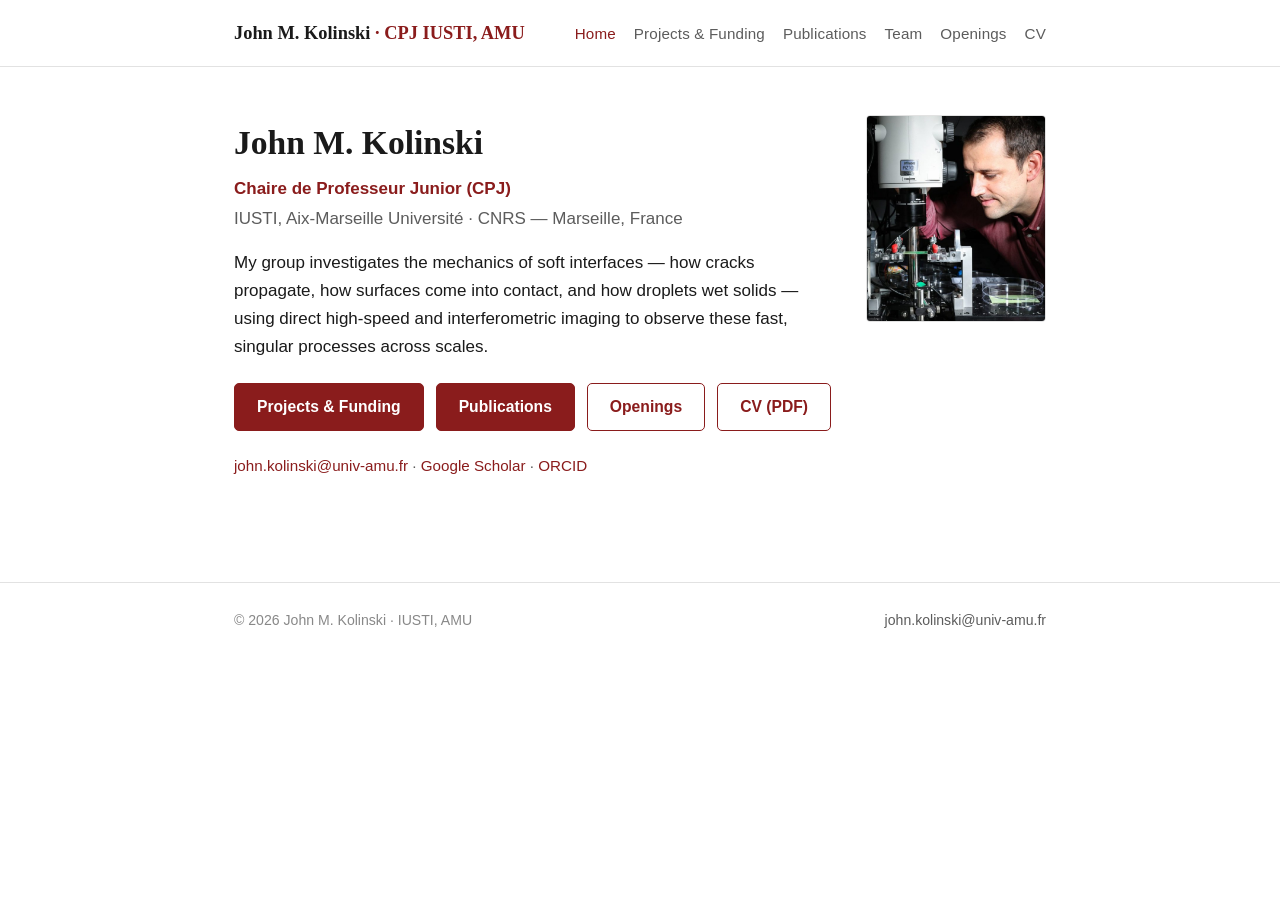
<file: index.html>
<!DOCTYPE html>
<html lang="en">
<head>
<meta charset="utf-8">
<meta name="viewport" content="width=device-width, initial-scale=1">
<title>John M. Kolinski — Engineering Mechanics of Soft Interfaces</title>
<meta name="description" content="John M. Kolinski, Assistant Professor & Group Leader of the Engineering Mechanics of Soft Interfaces (EMSI) lab at EPFL.">
<link rel="stylesheet" href="styles.css">
</head>
<body>
<header class="site-header">
  <nav class="nav-wrap">
    <a class="brand" href="index.html">John M. Kolinski <span>· CPJ IUSTI, AMU</span></a>
    <div class="nav-links">
      <a href="index.html" class="active">Home</a>
      <a href="projects.html">Projects &amp; Funding</a>
      <a href="publications.html">Publications</a>
      <a href="team.html">Team</a>
      <a href="openings.html">Openings</a>
      <a href="cv.pdf" target="_blank" rel="noopener">CV</a>
    </div>
  </nav>
</header>

<main>
  <section class="hero">
    <div class="hero-text">
      <h1>John M. Kolinski</h1>
      <p class="role">Chaire de Professeur Junior (CPJ)</p>
      <p class="affil">IUSTI, Aix-Marseille Université · CNRS — Marseille, France</p>
      <p>My group investigates the mechanics of soft interfaces — how cracks propagate, how
        surfaces come into contact, and how droplets wet solids — using direct high-speed and
        interferometric imaging to observe these fast, singular processes across scales.</p>

      <div class="btn-row">
        <a class="btn" href="projects.html">Projects &amp; Funding</a>
        <a class="btn" href="publications.html">Publications</a>
        <a class="btn secondary" href="openings.html">Openings</a>
        <a class="btn secondary" href="cv.pdf" target="_blank" rel="noopener">CV (PDF)</a>
      </div>

      <p class="contact-line" style="margin-top:22px;">
        <a href="mailto:john.kolinski@univ-amu.fr">john.kolinski@univ-amu.fr</a> ·
        <a href="https://scholar.google.com/citations?user=BDzF8kMAAAAJ">Google Scholar</a> ·
        <a href="https://orcid.org/0000-0002-5960-0487">ORCID</a>
      </p>
    </div>
    <img class="portrait" src="images/john-kolinski.jpg" alt="John M. Kolinski">
  </section>
</main>

<footer class="site-footer">
  <div class="footer-wrap">
    <div>© 2026 John M. Kolinski · IUSTI, AMU</div>
    <div><a href="mailto:john.kolinski@univ-amu.fr">john.kolinski@univ-amu.fr</a></div>
  </div>
</footer>
</body>
</html>
</file>
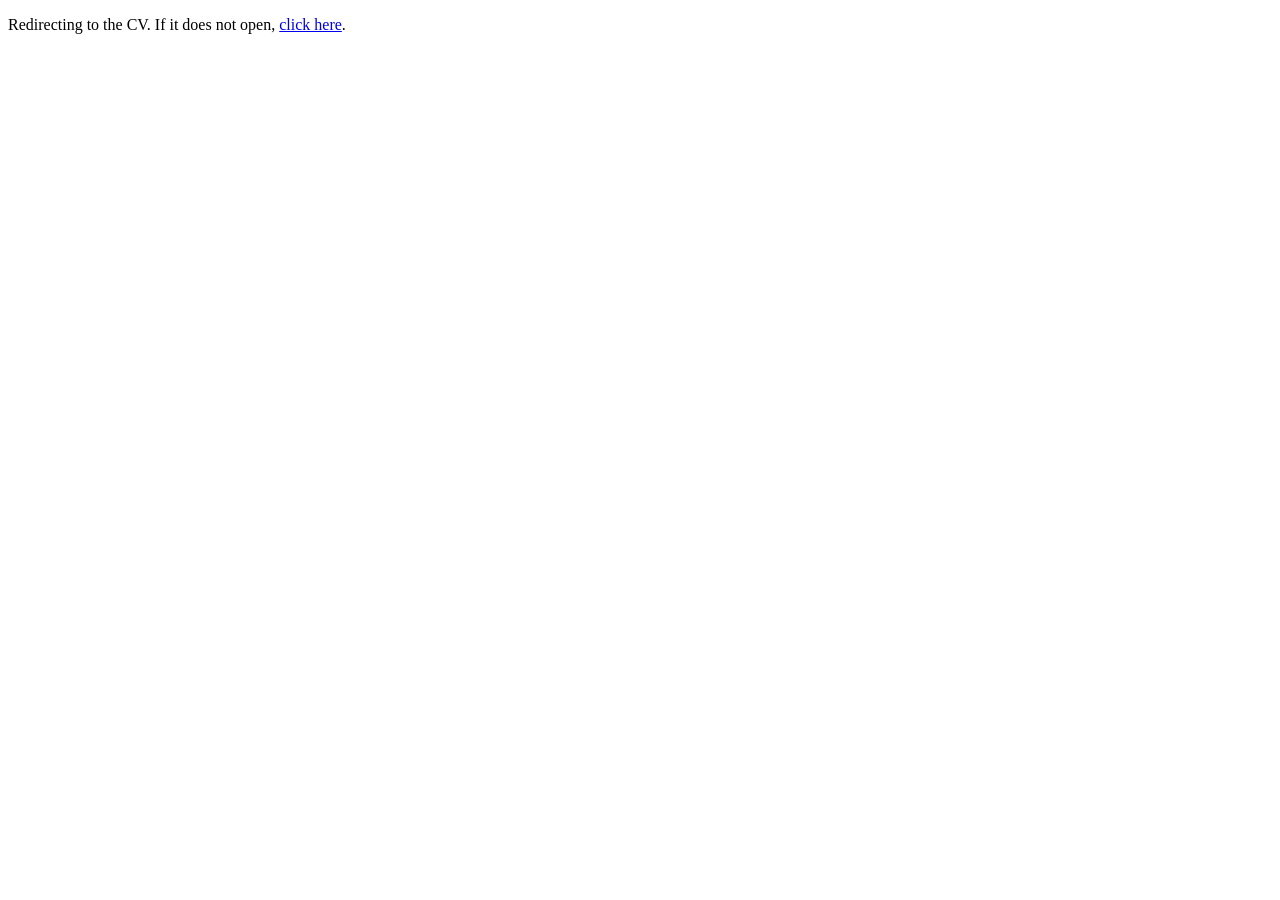
<file: cv.html>
<!DOCTYPE html>
<html lang="en">
<head>
<meta charset="utf-8">
<meta http-equiv="refresh" content="0; url=cv.pdf">
<title>CV — John M. Kolinski</title>
<link rel="canonical" href="cv.pdf">
</head>
<body>
<p>Redirecting to the CV. If it does not open, <a href="cv.pdf">click here</a>.</p>
</body>
</html>
</file>
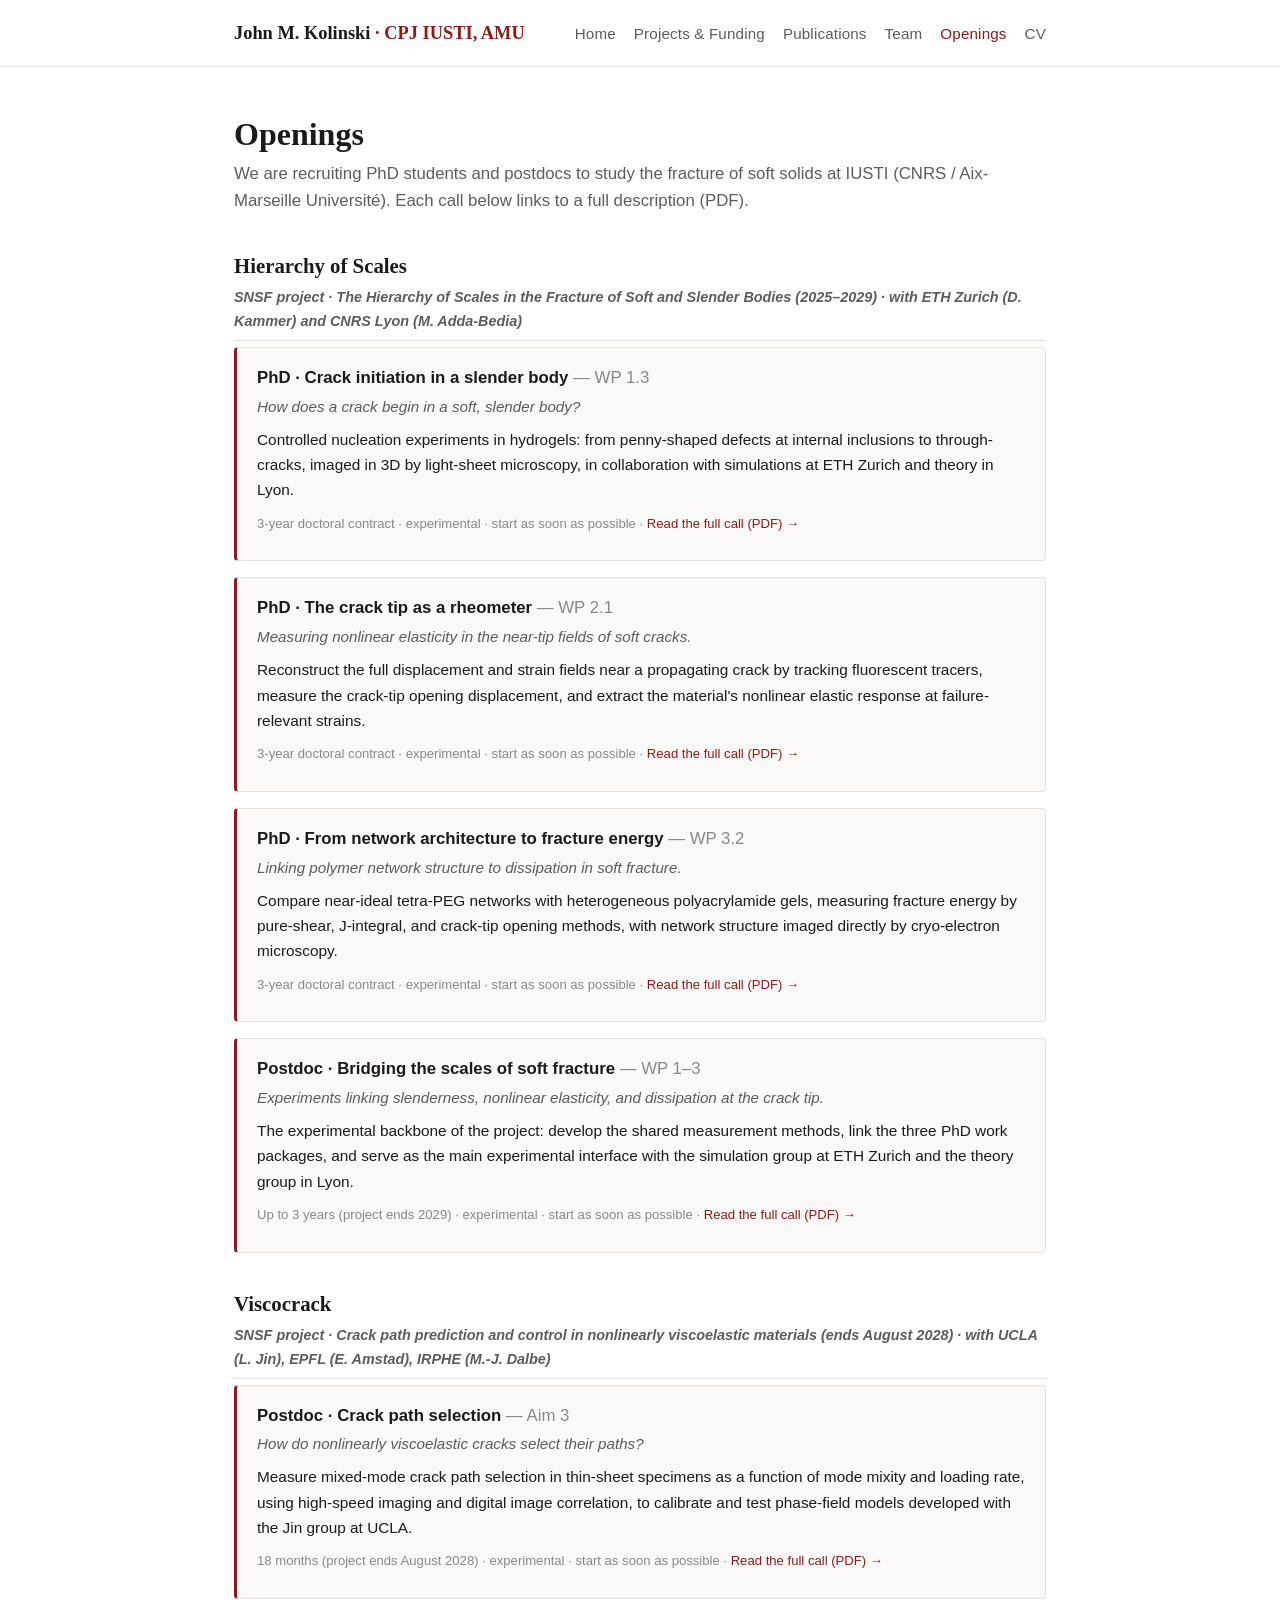
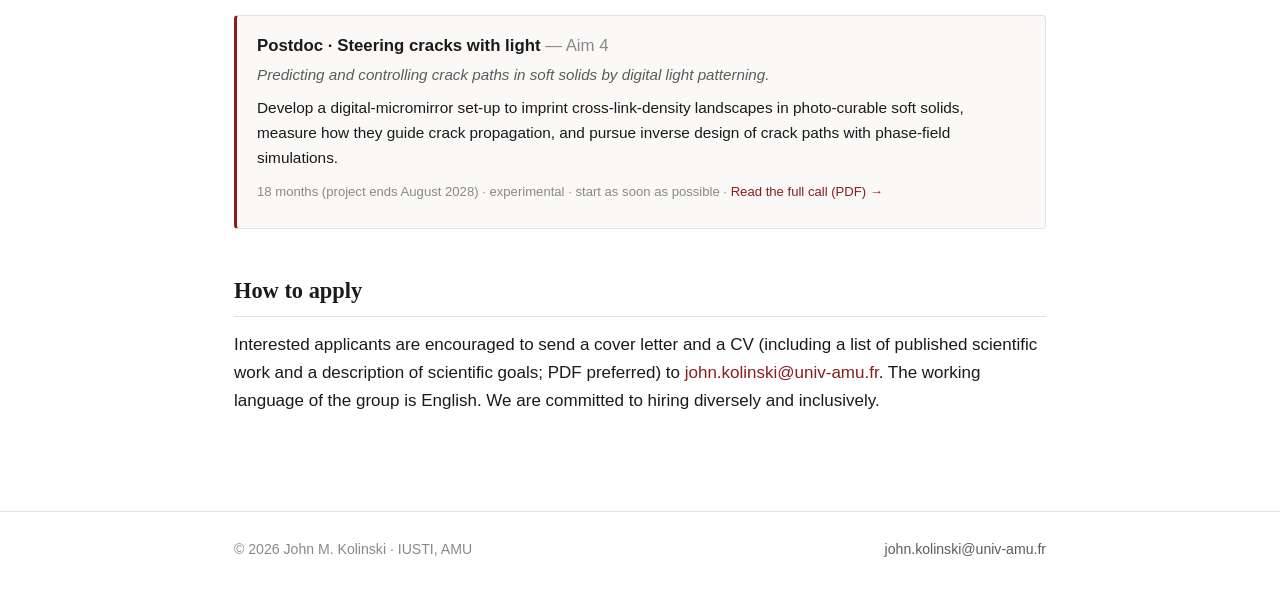
<file: openings.html>
<!DOCTYPE html>
<html lang="en">
<head>
<meta charset="utf-8">
<meta name="viewport" content="width=device-width, initial-scale=1">
<title>Openings — John M. Kolinski</title>
<meta name="description" content="Open PhD and postdoctoral positions in the Kolinski group at IUSTI (CNRS / Aix-Marseille Université) on the fracture of soft solids.">
<link rel="stylesheet" href="styles.css">
</head>
<body>
<header class="site-header">
  <nav class="nav-wrap">
    <a class="brand" href="index.html">John M. Kolinski <span>· CPJ IUSTI, AMU</span></a>
    <div class="nav-links">
      <a href="index.html">Home</a>
      <a href="projects.html">Projects &amp; Funding</a>
      <a href="publications.html">Publications</a>
      <a href="team.html">Team</a>
      <a href="openings.html" class="active">Openings</a>
      <a href="cv.pdf" target="_blank" rel="noopener">CV</a>
    </div>
  </nav>
</header>

<main>
  <h1 class="page-title">Openings</h1>
  <p class="lead">We are recruiting PhD students and postdocs to study the fracture of soft solids
    at IUSTI (CNRS / Aix-Marseille Université). Each call below links to a full description (PDF).</p>

  <h2 class="project-head">Hierarchy of Scales
    <span class="tagline">SNSF project · The Hierarchy of Scales in the Fracture of Soft and Slender Bodies (2025–2029) · with ETH Zurich (D. Kammer) and CNRS Lyon (M. Adda-Bedia)</span>
  </h2>

  <div class="call">
    <h3>PhD · Crack initiation in a slender body <span style="font-weight:400;color:var(--faint);">— WP 1.3</span></h3>
    <p class="sub">How does a crack begin in a soft, slender body?</p>
    <p>Controlled nucleation experiments in hydrogels: from penny-shaped defects at internal
      inclusions to through-cracks, imaged in 3D by light-sheet microscopy, in collaboration with
      simulations at ETH Zurich and theory in Lyon.</p>
    <p class="meta">3-year doctoral contract · experimental · start as soon as possible ·
      <a href="calls/HOS_PhD1_CrackInitiation.pdf" target="_blank" rel="noopener">Read the full call (PDF) →</a></p>
  </div>

  <div class="call">
    <h3>PhD · The crack tip as a rheometer <span style="font-weight:400;color:var(--faint);">— WP 2.1</span></h3>
    <p class="sub">Measuring nonlinear elasticity in the near-tip fields of soft cracks.</p>
    <p>Reconstruct the full displacement and strain fields near a propagating crack by tracking
      fluorescent tracers, measure the crack-tip opening displacement, and extract the material's
      nonlinear elastic response at failure-relevant strains.</p>
    <p class="meta">3-year doctoral contract · experimental · start as soon as possible ·
      <a href="calls/HOS_PhD2_CrackTipRheology.pdf" target="_blank" rel="noopener">Read the full call (PDF) →</a></p>
  </div>

  <div class="call">
    <h3>PhD · From network architecture to fracture energy <span style="font-weight:400;color:var(--faint);">— WP 3.2</span></h3>
    <p class="sub">Linking polymer network structure to dissipation in soft fracture.</p>
    <p>Compare near-ideal tetra-PEG networks with heterogeneous polyacrylamide gels, measuring
      fracture energy by pure-shear, J-integral, and crack-tip opening methods, with network
      structure imaged directly by cryo-electron microscopy.</p>
    <p class="meta">3-year doctoral contract · experimental · start as soon as possible ·
      <a href="calls/HOS_PhD3_NetworkArchitecture.pdf" target="_blank" rel="noopener">Read the full call (PDF) →</a></p>
  </div>

  <div class="call">
    <h3>Postdoc · Bridging the scales of soft fracture <span style="font-weight:400;color:var(--faint);">— WP 1–3</span></h3>
    <p class="sub">Experiments linking slenderness, nonlinear elasticity, and dissipation at the crack tip.</p>
    <p>The experimental backbone of the project: develop the shared measurement methods, link the
      three PhD work packages, and serve as the main experimental interface with the simulation
      group at ETH Zurich and the theory group in Lyon.</p>
    <p class="meta">Up to 3 years (project ends 2029) · experimental · start as soon as possible ·
      <a href="calls/HOS_Postdoc_BridgingScales.pdf" target="_blank" rel="noopener">Read the full call (PDF) →</a></p>
  </div>

  <h2 class="project-head">Viscocrack
    <span class="tagline">SNSF project · Crack path prediction and control in nonlinearly viscoelastic materials (ends August 2028) · with UCLA (L. Jin), EPFL (E. Amstad), IRPHE (M.-J. Dalbe)</span>
  </h2>

  <div class="call">
    <h3>Postdoc · Crack path selection <span style="font-weight:400;color:var(--faint);">— Aim 3</span></h3>
    <p class="sub">How do nonlinearly viscoelastic cracks select their paths?</p>
    <p>Measure mixed-mode crack path selection in thin-sheet specimens as a function of mode mixity
      and loading rate, using high-speed imaging and digital image correlation, to calibrate and
      test phase-field models developed with the Jin group at UCLA.</p>
    <p class="meta">18 months (project ends August 2028) · experimental · start as soon as possible ·
      <a href="calls/Viscocrack_Postdoc1_PathSelection.pdf" target="_blank" rel="noopener">Read the full call (PDF) →</a></p>
  </div>

  <div class="call">
    <h3>Postdoc · Steering cracks with light <span style="font-weight:400;color:var(--faint);">— Aim 4</span></h3>
    <p class="sub">Predicting and controlling crack paths in soft solids by digital light patterning.</p>
    <p>Develop a digital-micromirror set-up to imprint cross-link-density landscapes in photo-curable
      soft solids, measure how they guide crack propagation, and pursue inverse design of crack
      paths with phase-field simulations.</p>
    <p class="meta">18 months (project ends August 2028) · experimental · start as soon as possible ·
      <a href="calls/Viscocrack_Postdoc2_PathControl.pdf" target="_blank" rel="noopener">Read the full call (PDF) →</a></p>
  </div>

  <h2>How to apply</h2>
  <p>Interested applicants are encouraged to send a cover letter and a CV (including a list of
    published scientific work and a description of scientific goals; PDF preferred) to
    <a href="mailto:john.kolinski@univ-amu.fr">john.kolinski@univ-amu.fr</a>. The working language
    of the group is English. We are committed to hiring diversely and inclusively.</p>
</main>

<footer class="site-footer">
  <div class="footer-wrap">
    <div>© 2026 John M. Kolinski · IUSTI, AMU</div>
    <div><a href="mailto:john.kolinski@univ-amu.fr">john.kolinski@univ-amu.fr</a></div>
  </div>
</footer>
</body>
</html>
</file>
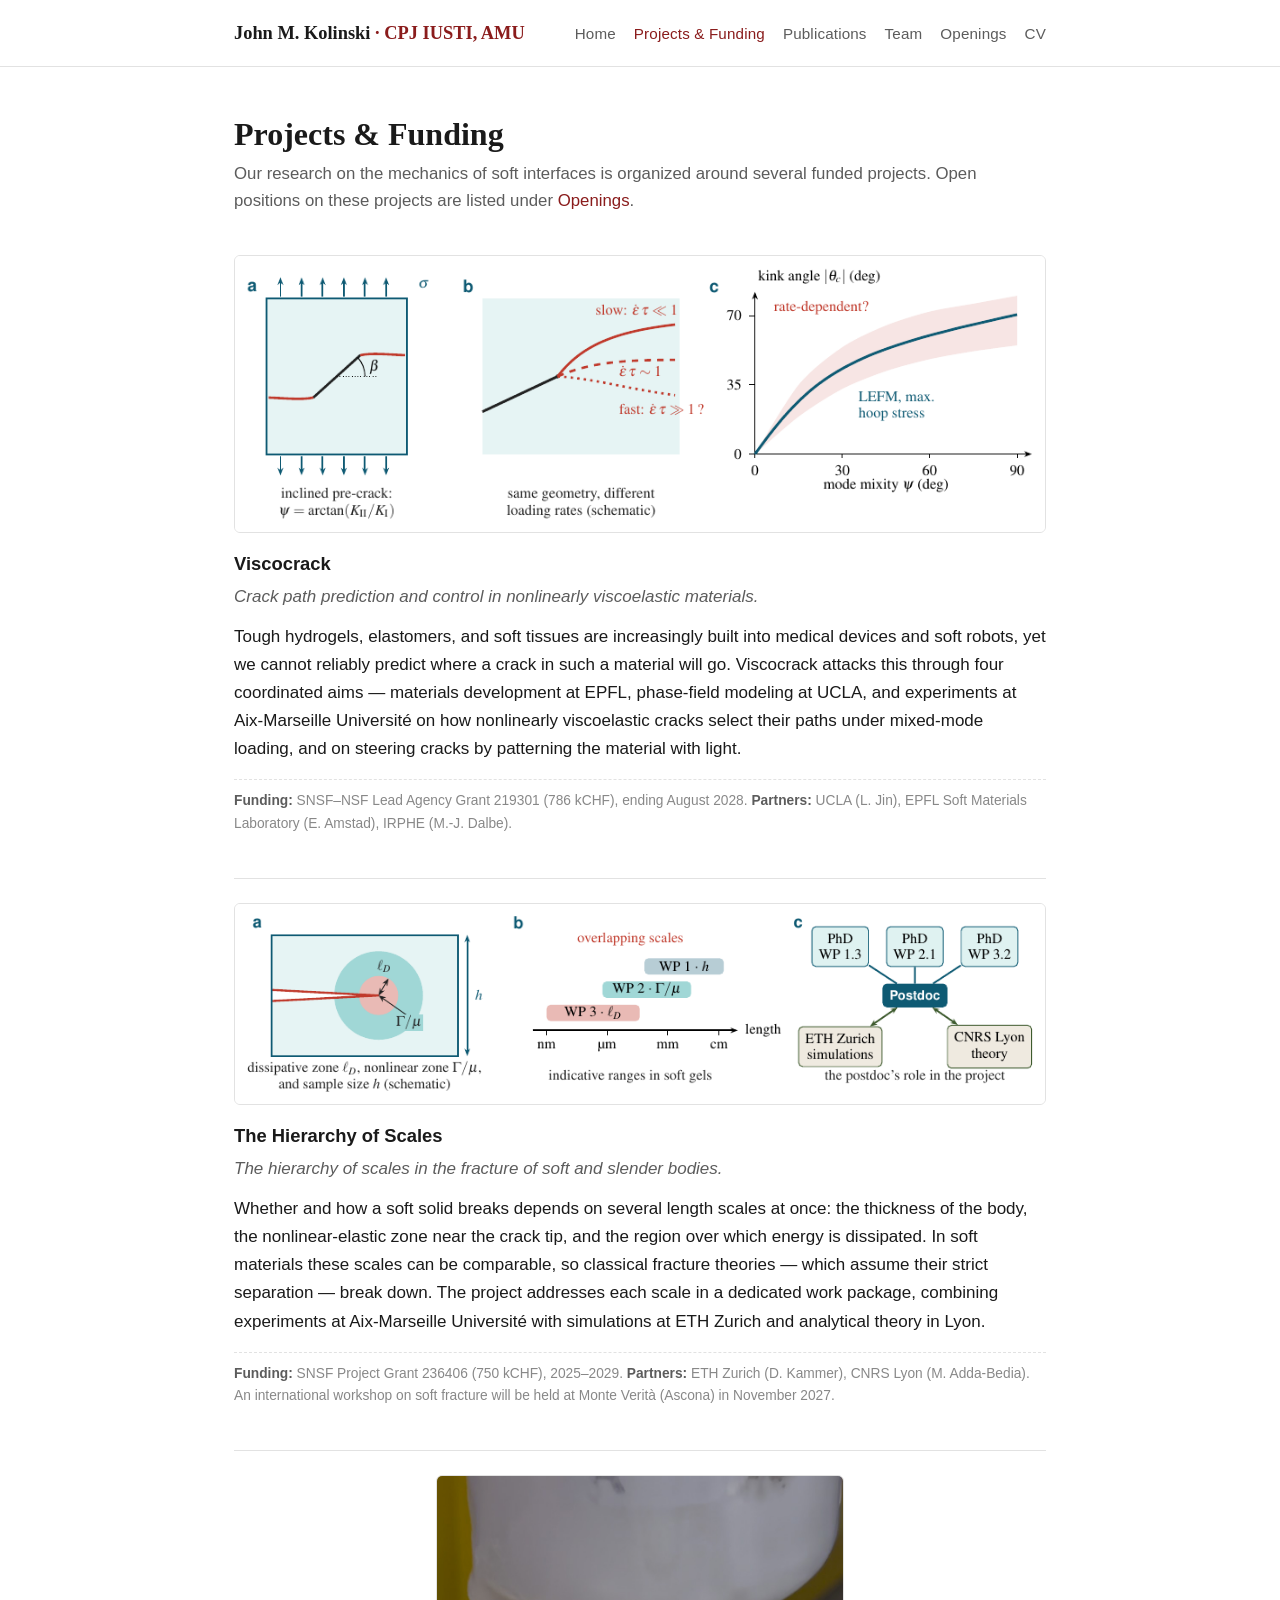
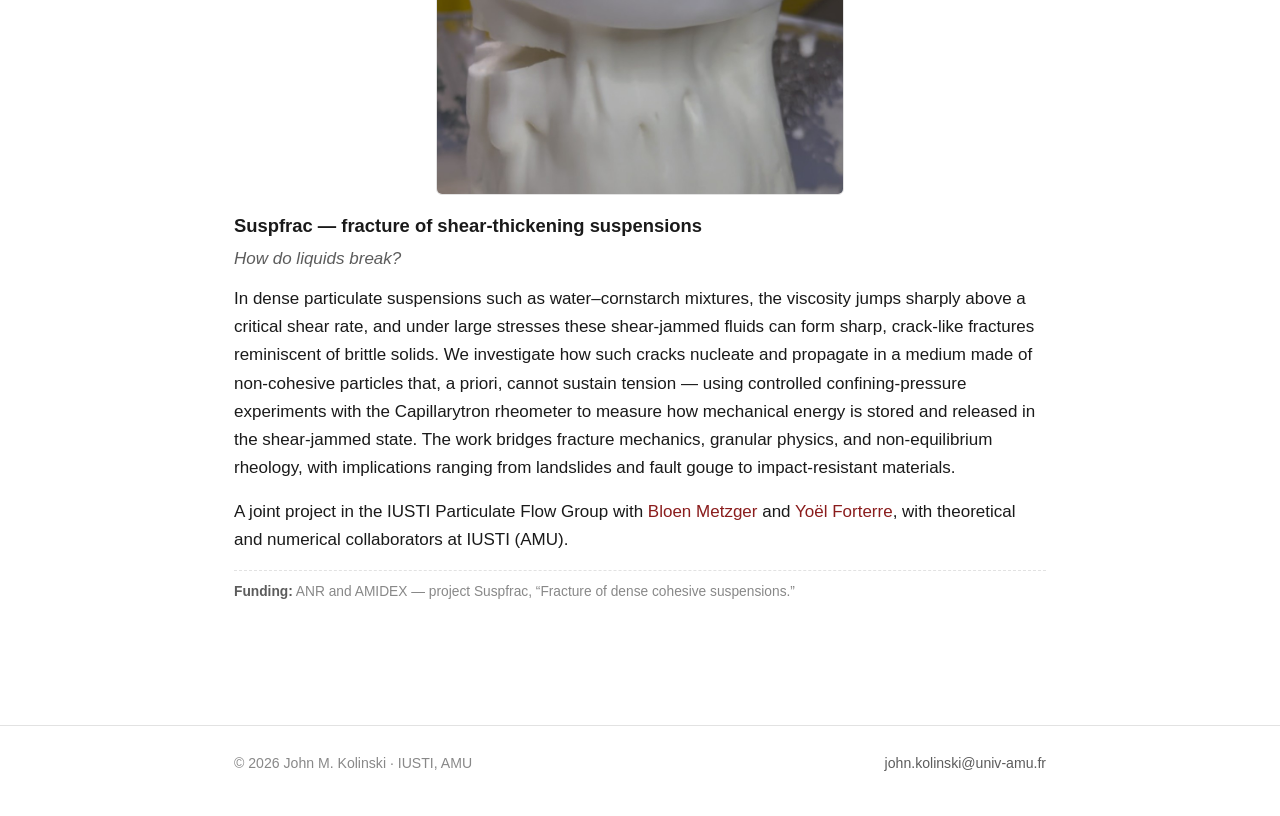
<file: projects.html>
<!DOCTYPE html>
<html lang="en">
<head>
<meta charset="utf-8">
<meta name="viewport" content="width=device-width, initial-scale=1">
<title>Projects &amp; Funding — John M. Kolinski</title>
<meta name="description" content="Research projects and funding in the Kolinski group at IUSTI: Viscocrack, the Hierarchy of Scales, and cornstarch fracture.">
<link rel="stylesheet" href="styles.css">
</head>
<body>
<header class="site-header">
  <nav class="nav-wrap">
    <a class="brand" href="index.html">John M. Kolinski <span>· CPJ IUSTI, AMU</span></a>
    <div class="nav-links">
      <a href="index.html">Home</a>
      <a href="projects.html" class="active">Projects &amp; Funding</a>
      <a href="publications.html">Publications</a>
      <a href="team.html">Team</a>
      <a href="openings.html">Openings</a>
      <a href="cv.pdf" target="_blank" rel="noopener">CV</a>
    </div>
  </nav>
</header>

<main>
  <h1 class="page-title">Projects &amp; Funding</h1>
  <p class="lead">Our research on the mechanics of soft interfaces is organized around several
    funded projects. Open positions on these projects are listed under
    <a href="openings.html">Openings</a>.</p>

  <div class="project">
    <img src="images/proj-viscocrack.png" alt="Mixed-mode crack path selection in a viscoelastic solid">
    <h3>Viscocrack</h3>
    <p class="sub">Crack path prediction and control in nonlinearly viscoelastic materials.</p>
    <p>Tough hydrogels, elastomers, and soft tissues are increasingly built into medical devices and
      soft robots, yet we cannot reliably predict where a crack in such a material will go.
      Viscocrack attacks this through four coordinated aims — materials development at EPFL,
      phase-field modeling at UCLA, and experiments at Aix-Marseille Université on how
      nonlinearly viscoelastic cracks select their paths under mixed-mode loading, and on steering
      cracks by patterning the material with light.</p>
    <p class="funding"><strong>Funding:</strong> SNSF–NSF Lead Agency Grant 219301 (786 kCHF), ending
      August 2028. <strong>Partners:</strong> UCLA (L. Jin), EPFL Soft Materials Laboratory
      (E. Amstad), IRPHE (M.-J. Dalbe).</p>
  </div>

  <div class="project">
    <img src="images/proj-hierarchy.png" alt="The hierarchy of length scales in soft fracture">
    <h3>The Hierarchy of Scales</h3>
    <p class="sub">The hierarchy of scales in the fracture of soft and slender bodies.</p>
    <p>Whether and how a soft solid breaks depends on several length scales at once: the thickness
      of the body, the nonlinear-elastic zone near the crack tip, and the region over which energy
      is dissipated. In soft materials these scales can be comparable, so classical fracture
      theories — which assume their strict separation — break down. The project addresses each scale
      in a dedicated work package, combining experiments at Aix-Marseille Université with simulations
      at ETH Zurich and analytical theory in Lyon.</p>
    <p class="funding"><strong>Funding:</strong> SNSF Project Grant 236406 (750 kCHF), 2025–2029.
      <strong>Partners:</strong> ETH Zurich (D. Kammer), CNRS Lyon (M. Adda-Bedia). An international
      workshop on soft fracture will be held at Monte Verità (Ascona) in November 2027.</p>
  </div>

  <div class="project">
    <img src="images/proj-cornstarch.jpg" alt="Cracks in a shear-thickening cornstarch suspension" style="width:auto;max-height:320px;margin:0 auto 16px;">
    <h3>Suspfrac — fracture of shear-thickening suspensions</h3>
    <p class="sub">How do liquids break?</p>
    <p>In dense particulate suspensions such as water–cornstarch mixtures, the viscosity jumps
      sharply above a critical shear rate, and under large stresses these shear-jammed fluids can
      form sharp, crack-like fractures reminiscent of brittle solids. We investigate how such cracks
      nucleate and propagate in a medium made of non-cohesive particles that, a priori, cannot
      sustain tension — using controlled confining-pressure experiments with the Capillarytron
      rheometer to measure how mechanical energy is stored and released in the shear-jammed state.
      The work bridges fracture mechanics, granular physics, and non-equilibrium rheology, with
      implications ranging from landslides and fault gouge to impact-resistant materials.</p>
    <p>A joint project in the IUSTI Particulate Flow Group with
      <a href="http://bloenmetzger.wordpress.com" target="_blank" rel="noopener">Bloen Metzger</a>
      and
      <a href="https://yoelforterre.wordpress.com/" target="_blank" rel="noopener">Yoël Forterre</a>,
      with theoretical and numerical collaborators at IUSTI (AMU).</p>
    <p class="funding"><strong>Funding:</strong> ANR and AMIDEX — project Suspfrac, “Fracture of
      dense cohesive suspensions.”</p>
  </div>
</main>

<footer class="site-footer">
  <div class="footer-wrap">
    <div>© 2026 John M. Kolinski · IUSTI, AMU</div>
    <div><a href="mailto:john.kolinski@univ-amu.fr">john.kolinski@univ-amu.fr</a></div>
  </div>
</footer>
</body>
</html>
</file>
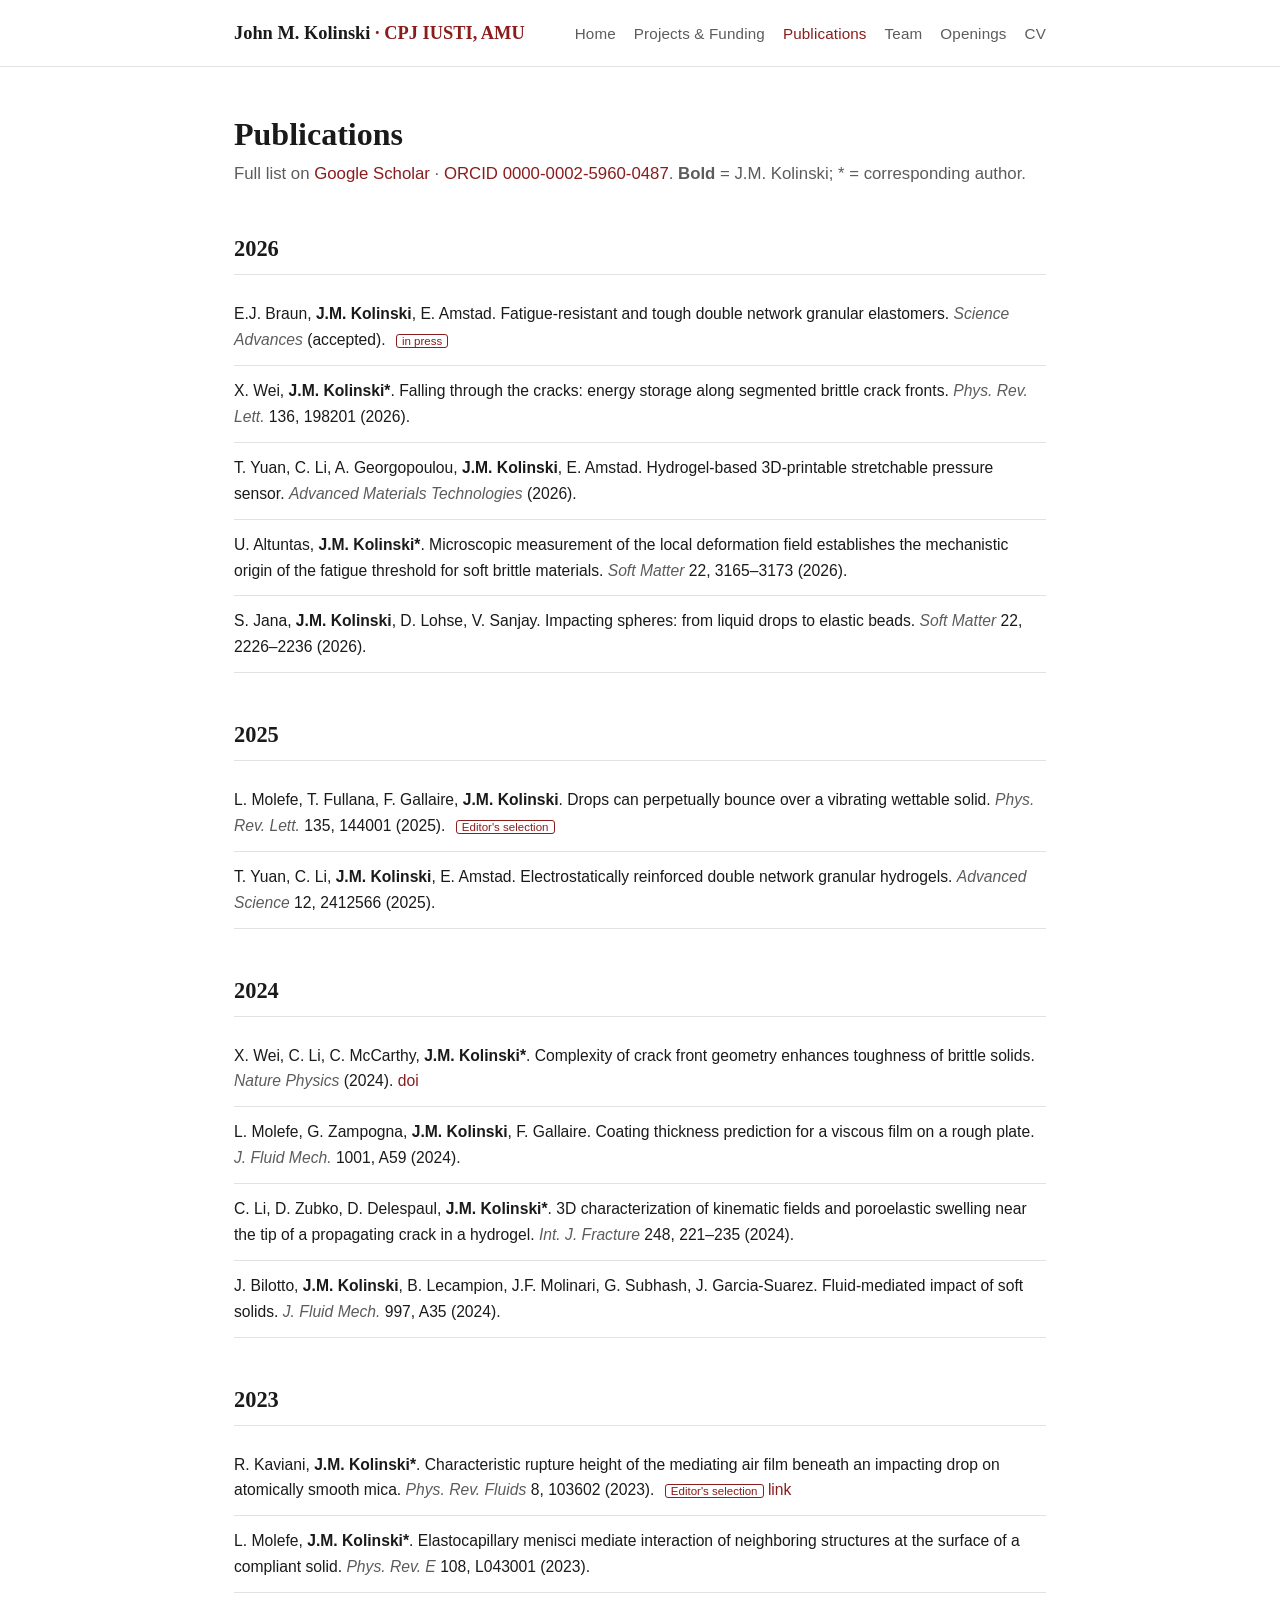
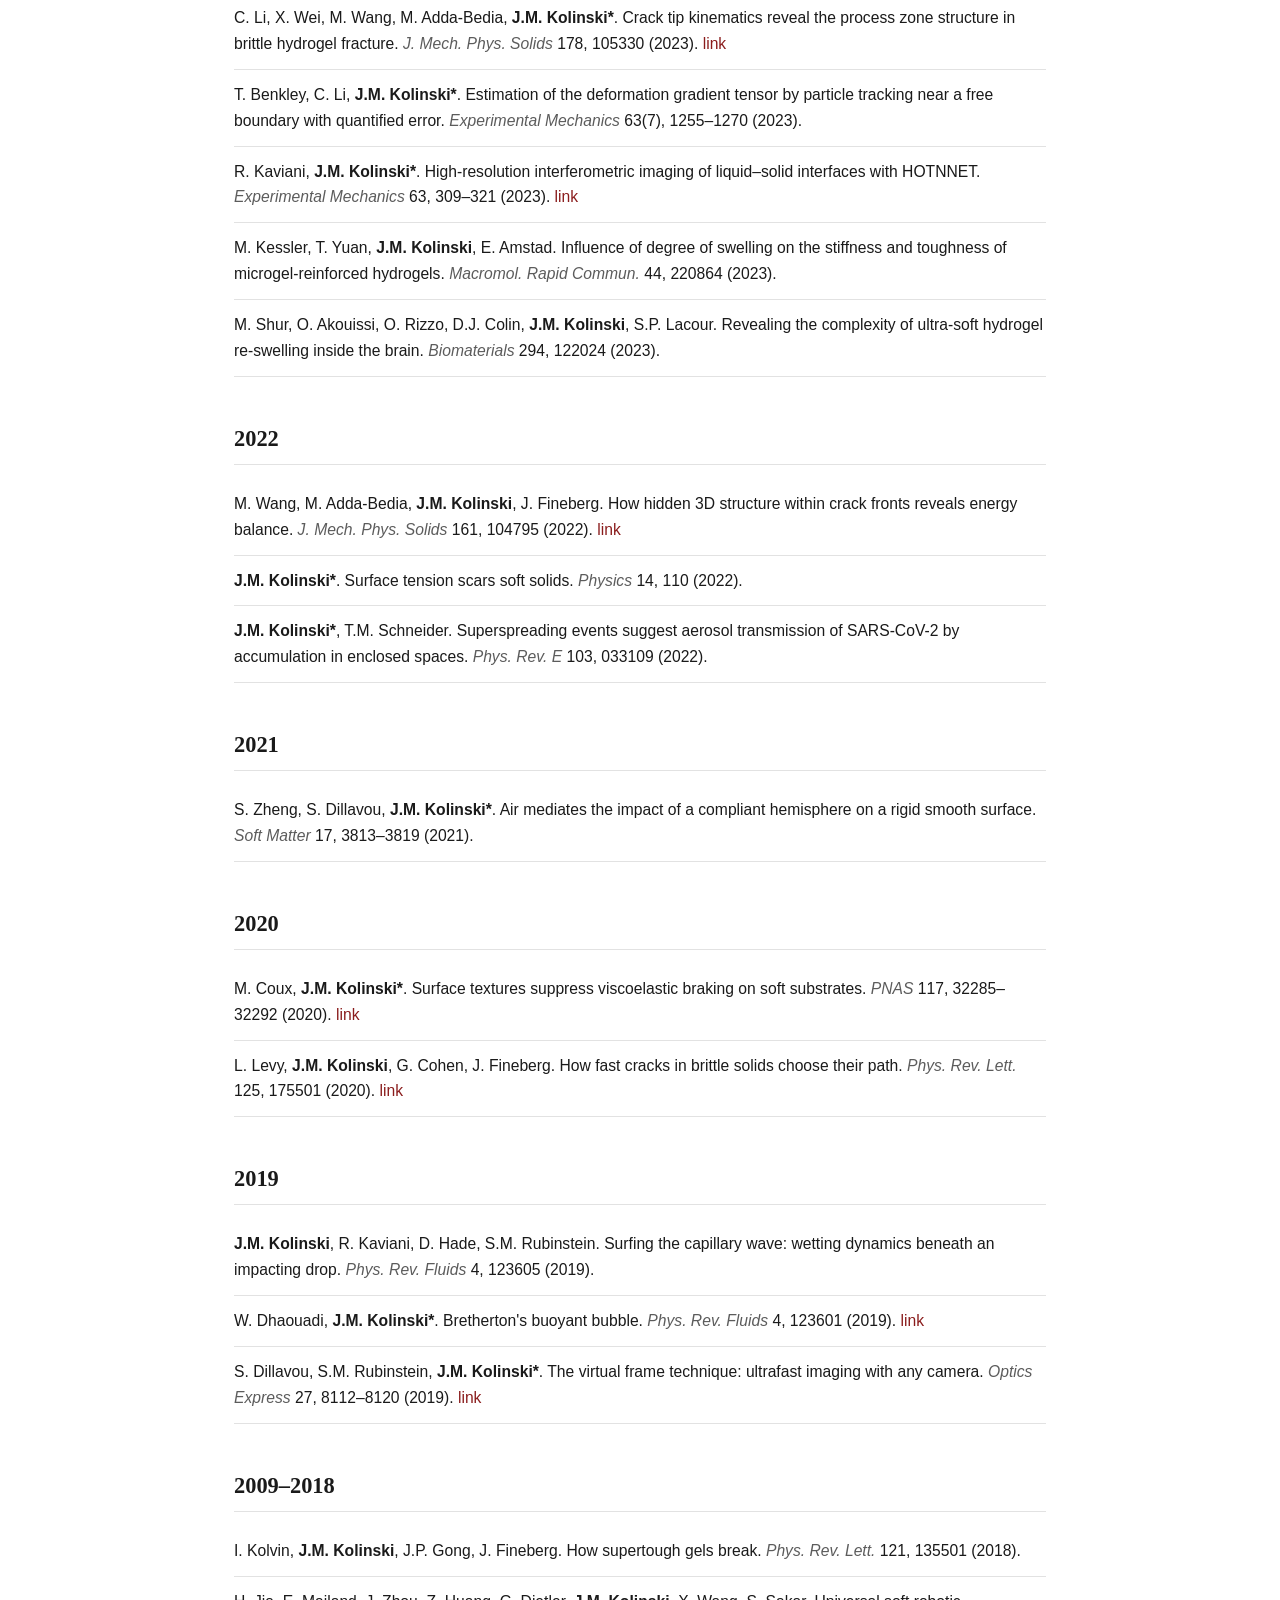
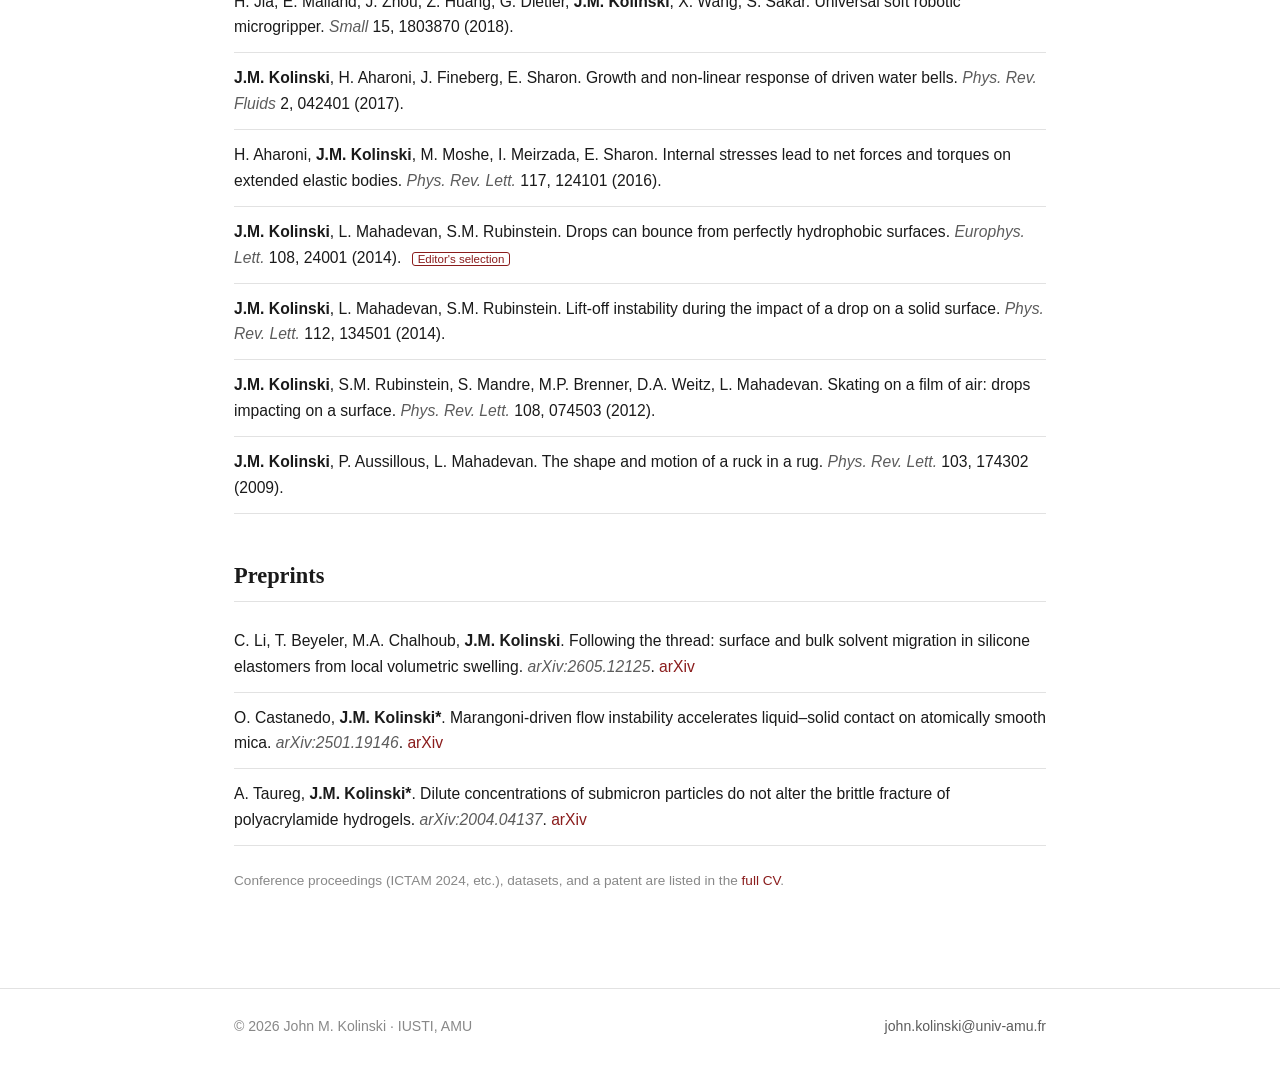
<file: publications.html>
<!DOCTYPE html>
<html lang="en">
<head>
<meta charset="utf-8">
<meta name="viewport" content="width=device-width, initial-scale=1">
<title>Publications — John M. Kolinski</title>
<meta name="description" content="Publications of John M. Kolinski (EMSI, EPFL) on fracture, wetting, contact, and experimental methods.">
<link rel="stylesheet" href="styles.css">
</head>
<body>
<header class="site-header">
  <nav class="nav-wrap">
    <a class="brand" href="index.html">John M. Kolinski <span>· CPJ IUSTI, AMU</span></a>
    <div class="nav-links">
      <a href="index.html">Home</a>
      <a href="projects.html">Projects &amp; Funding</a>
      <a href="publications.html" class="active">Publications</a>
      <a href="team.html">Team</a>
      <a href="openings.html">Openings</a>
      <a href="cv.pdf" target="_blank" rel="noopener">CV</a>
    </div>
  </nav>
</header>

<main>
  <h1 class="page-title">Publications</h1>
  <p class="lead">Full list on
    <a href="https://scholar.google.com/citations?user=BDzF8kMAAAAJ">Google Scholar</a> ·
    <a href="https://orcid.org/0000-0002-5960-0487">ORCID 0000-0002-5960-0487</a>.
    <strong>Bold</strong> = J.M. Kolinski; * = corresponding author.</p>

  <h2>2026</h2>
  <div class="pub-group">
    <div class="pub">E.J. Braun, <span class="me">J.M. Kolinski</span>, E. Amstad.
      Fatigue-resistant and tough double network granular elastomers.
      <span class="venue">Science Advances</span> (accepted). <span class="badge">in press</span></div>
    <div class="pub">X. Wei, <span class="me">J.M. Kolinski*</span>.
      Falling through the cracks: energy storage along segmented brittle crack fronts.
      <span class="venue">Phys. Rev. Lett.</span> 136, 198201 (2026).</div>
    <div class="pub">T. Yuan, C. Li, A. Georgopoulou, <span class="me">J.M. Kolinski</span>, E. Amstad.
      Hydrogel-based 3D-printable stretchable pressure sensor.
      <span class="venue">Advanced Materials Technologies</span> (2026).</div>
    <div class="pub">U. Altuntas, <span class="me">J.M. Kolinski*</span>.
      Microscopic measurement of the local deformation field establishes the mechanistic origin of the fatigue threshold for soft brittle materials.
      <span class="venue">Soft Matter</span> 22, 3165–3173 (2026).</div>
    <div class="pub">S. Jana, <span class="me">J.M. Kolinski</span>, D. Lohse, V. Sanjay.
      Impacting spheres: from liquid drops to elastic beads.
      <span class="venue">Soft Matter</span> 22, 2226–2236 (2026).</div>
  </div>

  <h2>2025</h2>
  <div class="pub-group">
    <div class="pub">L. Molefe, T. Fullana, F. Gallaire, <span class="me">J.M. Kolinski</span>.
      Drops can perpetually bounce over a vibrating wettable solid.
      <span class="venue">Phys. Rev. Lett.</span> 135, 144001 (2025). <span class="badge">Editor's selection</span></div>
    <div class="pub">T. Yuan, C. Li, <span class="me">J.M. Kolinski</span>, E. Amstad.
      Electrostatically reinforced double network granular hydrogels.
      <span class="venue">Advanced Science</span> 12, 2412566 (2025).</div>
  </div>

  <h2>2024</h2>
  <div class="pub-group">
    <div class="pub">X. Wei, C. Li, C. McCarthy, <span class="me">J.M. Kolinski*</span>.
      Complexity of crack front geometry enhances toughness of brittle solids.
      <span class="venue">Nature Physics</span> (2024).
      <a href="https://doi.org/10.1038/s41567-024-02435-x">doi</a></div>
    <div class="pub">L. Molefe, G. Zampogna, <span class="me">J.M. Kolinski</span>, F. Gallaire.
      Coating thickness prediction for a viscous film on a rough plate.
      <span class="venue">J. Fluid Mech.</span> 1001, A59 (2024).</div>
    <div class="pub">C. Li, D. Zubko, D. Delespaul, <span class="me">J.M. Kolinski*</span>.
      3D characterization of kinematic fields and poroelastic swelling near the tip of a propagating crack in a hydrogel.
      <span class="venue">Int. J. Fracture</span> 248, 221–235 (2024).</div>
    <div class="pub">J. Bilotto, <span class="me">J.M. Kolinski</span>, B. Lecampion, J.F. Molinari, G. Subhash, J. Garcia-Suarez.
      Fluid-mediated impact of soft solids.
      <span class="venue">J. Fluid Mech.</span> 997, A35 (2024).</div>
  </div>

  <h2>2023</h2>
  <div class="pub-group">
    <div class="pub">R. Kaviani, <span class="me">J.M. Kolinski*</span>.
      Characteristic rupture height of the mediating air film beneath an impacting drop on atomically smooth mica.
      <span class="venue">Phys. Rev. Fluids</span> 8, 103602 (2023). <span class="badge">Editor's selection</span>
      <a href="https://journals.aps.org/prfluids/abstract/10.1103/PhysRevFluids.8.103602">link</a></div>
    <div class="pub">L. Molefe, <span class="me">J.M. Kolinski*</span>.
      Elastocapillary menisci mediate interaction of neighboring structures at the surface of a compliant solid.
      <span class="venue">Phys. Rev. E</span> 108, L043001 (2023).</div>
    <div class="pub">C. Li, X. Wei, M. Wang, M. Adda-Bedia, <span class="me">J.M. Kolinski*</span>.
      Crack tip kinematics reveal the process zone structure in brittle hydrogel fracture.
      <span class="venue">J. Mech. Phys. Solids</span> 178, 105330 (2023).
      <a href="https://www.sciencedirect.com/science/article/pii/S0022509623001345">link</a></div>
    <div class="pub">T. Benkley, C. Li, <span class="me">J.M. Kolinski*</span>.
      Estimation of the deformation gradient tensor by particle tracking near a free boundary with quantified error.
      <span class="venue">Experimental Mechanics</span> 63(7), 1255–1270 (2023).</div>
    <div class="pub">R. Kaviani, <span class="me">J.M. Kolinski*</span>.
      High-resolution interferometric imaging of liquid–solid interfaces with HOTNNET.
      <span class="venue">Experimental Mechanics</span> 63, 309–321 (2023).
      <a href="https://link.springer.com/article/10.1007/s11340-022-00912-z">link</a></div>
    <div class="pub">M. Kessler, T. Yuan, <span class="me">J.M. Kolinski</span>, E. Amstad.
      Influence of degree of swelling on the stiffness and toughness of microgel-reinforced hydrogels.
      <span class="venue">Macromol. Rapid Commun.</span> 44, 220864 (2023).</div>
    <div class="pub">M. Shur, O. Akouissi, O. Rizzo, D.J. Colin, <span class="me">J.M. Kolinski</span>, S.P. Lacour.
      Revealing the complexity of ultra-soft hydrogel re-swelling inside the brain.
      <span class="venue">Biomaterials</span> 294, 122024 (2023).</div>
  </div>

  <h2>2022</h2>
  <div class="pub-group">
    <div class="pub">M. Wang, M. Adda-Bedia, <span class="me">J.M. Kolinski</span>, J. Fineberg.
      How hidden 3D structure within crack fronts reveals energy balance.
      <span class="venue">J. Mech. Phys. Solids</span> 161, 104795 (2022).
      <a href="https://www.sciencedirect.com/science/article/pii/S0022509622000151">link</a></div>
    <div class="pub"><span class="me">J.M. Kolinski*</span>.
      Surface tension scars soft solids.
      <span class="venue">Physics</span> 14, 110 (2022).</div>
    <div class="pub"><span class="me">J.M. Kolinski*</span>, T.M. Schneider.
      Superspreading events suggest aerosol transmission of SARS-CoV-2 by accumulation in enclosed spaces.
      <span class="venue">Phys. Rev. E</span> 103, 033109 (2022).</div>
  </div>

  <h2>2021</h2>
  <div class="pub-group">
    <div class="pub">S. Zheng, S. Dillavou, <span class="me">J.M. Kolinski*</span>.
      Air mediates the impact of a compliant hemisphere on a rigid smooth surface.
      <span class="venue">Soft Matter</span> 17, 3813–3819 (2021).</div>
  </div>

  <h2>2020</h2>
  <div class="pub-group">
    <div class="pub">M. Coux, <span class="me">J.M. Kolinski*</span>.
      Surface textures suppress viscoelastic braking on soft substrates.
      <span class="venue">PNAS</span> 117, 32285–32292 (2020).
      <a href="https://www.pnas.org/doi/10.1073/pnas.2008683117">link</a></div>
    <div class="pub">L. Levy, <span class="me">J.M. Kolinski</span>, G. Cohen, J. Fineberg.
      How fast cracks in brittle solids choose their path.
      <span class="venue">Phys. Rev. Lett.</span> 125, 175501 (2020).
      <a href="https://journals.aps.org/prl/abstract/10.1103/PhysRevLett.125.175501">link</a></div>
  </div>

  <h2>2019</h2>
  <div class="pub-group">
    <div class="pub"><span class="me">J.M. Kolinski</span>, R. Kaviani, D. Hade, S.M. Rubinstein.
      Surfing the capillary wave: wetting dynamics beneath an impacting drop.
      <span class="venue">Phys. Rev. Fluids</span> 4, 123605 (2019).</div>
    <div class="pub">W. Dhaouadi, <span class="me">J.M. Kolinski*</span>.
      Bretherton's buoyant bubble.
      <span class="venue">Phys. Rev. Fluids</span> 4, 123601 (2019).
      <a href="https://journals.aps.org/prfluids/abstract/10.1103/PhysRevFluids.4.123601">link</a></div>
    <div class="pub">S. Dillavou, S.M. Rubinstein, <span class="me">J.M. Kolinski*</span>.
      The virtual frame technique: ultrafast imaging with any camera.
      <span class="venue">Optics Express</span> 27, 8112–8120 (2019).
      <a href="https://opg.optica.org/oe/abstract.cfm?uri=oe-27-6-8112">link</a></div>
  </div>

  <h2>2009–2018</h2>
  <div class="pub-group">
    <div class="pub">I. Kolvin, <span class="me">J.M. Kolinski</span>, J.P. Gong, J. Fineberg.
      How supertough gels break.
      <span class="venue">Phys. Rev. Lett.</span> 121, 135501 (2018).</div>
    <div class="pub">H. Jia, E. Mailand, J. Zhou, Z. Huang, G. Dietler, <span class="me">J.M. Kolinski</span>, X. Wang, S. Sakar.
      Universal soft robotic microgripper.
      <span class="venue">Small</span> 15, 1803870 (2018).</div>
    <div class="pub"><span class="me">J.M. Kolinski</span>, H. Aharoni, J. Fineberg, E. Sharon.
      Growth and non-linear response of driven water bells.
      <span class="venue">Phys. Rev. Fluids</span> 2, 042401 (2017).</div>
    <div class="pub">H. Aharoni, <span class="me">J.M. Kolinski</span>, M. Moshe, I. Meirzada, E. Sharon.
      Internal stresses lead to net forces and torques on extended elastic bodies.
      <span class="venue">Phys. Rev. Lett.</span> 117, 124101 (2016).</div>
    <div class="pub"><span class="me">J.M. Kolinski</span>, L. Mahadevan, S.M. Rubinstein.
      Drops can bounce from perfectly hydrophobic surfaces.
      <span class="venue">Europhys. Lett.</span> 108, 24001 (2014). <span class="badge">Editor's selection</span></div>
    <div class="pub"><span class="me">J.M. Kolinski</span>, L. Mahadevan, S.M. Rubinstein.
      Lift-off instability during the impact of a drop on a solid surface.
      <span class="venue">Phys. Rev. Lett.</span> 112, 134501 (2014).</div>
    <div class="pub"><span class="me">J.M. Kolinski</span>, S.M. Rubinstein, S. Mandre, M.P. Brenner, D.A. Weitz, L. Mahadevan.
      Skating on a film of air: drops impacting on a surface.
      <span class="venue">Phys. Rev. Lett.</span> 108, 074503 (2012).</div>
    <div class="pub"><span class="me">J.M. Kolinski</span>, P. Aussillous, L. Mahadevan.
      The shape and motion of a ruck in a rug.
      <span class="venue">Phys. Rev. Lett.</span> 103, 174302 (2009).</div>
  </div>

  <h2>Preprints</h2>
  <div class="pub-group">
    <div class="pub">C. Li, T. Beyeler, M.A. Chalhoub, <span class="me">J.M. Kolinski</span>.
      Following the thread: surface and bulk solvent migration in silicone elastomers from local volumetric swelling.
      <span class="venue">arXiv:2605.12125</span>.
      <a href="https://arxiv.org/abs/2605.12125">arXiv</a></div>
    <div class="pub">O. Castanedo, <span class="me">J.M. Kolinski*</span>.
      Marangoni-driven flow instability accelerates liquid–solid contact on atomically smooth mica.
      <span class="venue">arXiv:2501.19146</span>.
      <a href="https://arxiv.org/abs/2501.19146">arXiv</a></div>
    <div class="pub">A. Taureg, <span class="me">J.M. Kolinski*</span>.
      Dilute concentrations of submicron particles do not alter the brittle fracture of polyacrylamide hydrogels.
      <span class="venue">arXiv:2004.04137</span>.
      <a href="https://arxiv.org/abs/2004.04137">arXiv</a></div>
  </div>

  <p style="font-size:0.85rem;color:var(--faint);margin-top:24px;">
    Conference proceedings (ICTAM 2024, etc.), datasets, and a patent are listed in the
    <a href="cv.pdf" target="_blank" rel="noopener">full CV</a>.</p>
</main>

<footer class="site-footer">
  <div class="footer-wrap">
    <div>© 2026 John M. Kolinski · IUSTI, AMU</div>
    <div><a href="mailto:john.kolinski@univ-amu.fr">john.kolinski@univ-amu.fr</a></div>
  </div>
</footer>
</body>
</html>
</file>
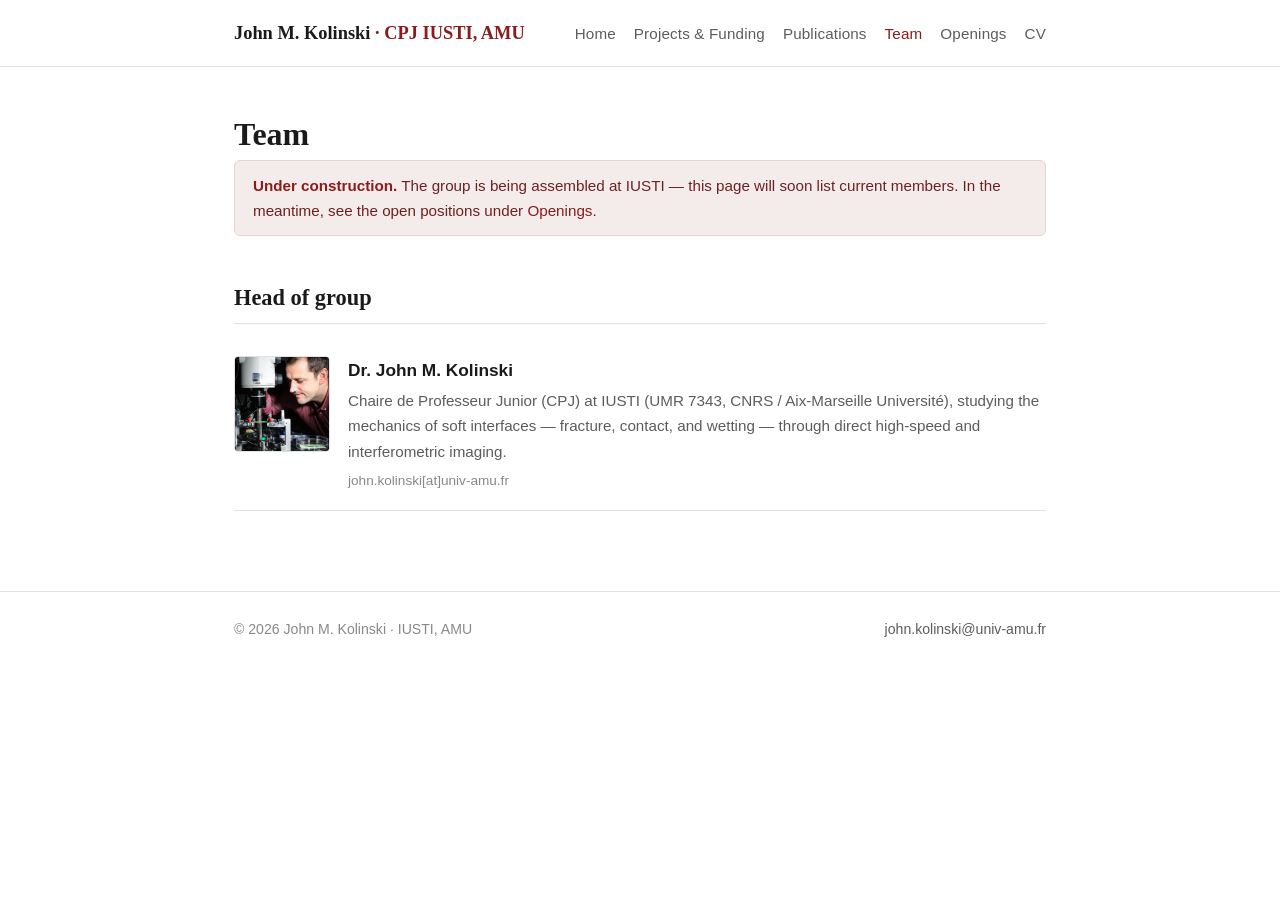
<file: team.html>
<!DOCTYPE html>
<html lang="en">
<head>
<meta charset="utf-8">
<meta name="viewport" content="width=device-width, initial-scale=1">
<title>Team — John M. Kolinski</title>
<meta name="description" content="The Kolinski group at IUSTI, Aix-Marseille Université.">
<link rel="stylesheet" href="styles.css">
</head>
<body>
<header class="site-header">
  <nav class="nav-wrap">
    <a class="brand" href="index.html">John M. Kolinski <span>· CPJ IUSTI, AMU</span></a>
    <div class="nav-links">
      <a href="index.html">Home</a>
      <a href="projects.html">Projects &amp; Funding</a>
      <a href="publications.html">Publications</a>
      <a href="team.html" class="active">Team</a>
      <a href="openings.html">Openings</a>
      <a href="cv.pdf" target="_blank" rel="noopener">CV</a>
    </div>
  </nav>
</header>

<main>
  <h1 class="page-title">Team</h1>

  <div class="construction">
    <strong>Under construction.</strong> The group is being assembled at IUSTI — this page will soon
    list current members. In the meantime, see the open positions under
    <a href="openings.html">Openings</a>.
  </div>

  <h2>Head of group</h2>
  <div class="person">
    <img src="images/john-kolinski.jpg" alt="John Kolinski">
    <div class="person-info">
      <h3>Dr. John M. Kolinski</h3>
      <p>Chaire de Professeur Junior (CPJ) at IUSTI (UMR 7343, CNRS / Aix-Marseille Université),
        studying the mechanics of soft interfaces — fracture, contact, and wetting — through direct
        high-speed and interferometric imaging.</p>
      <p class="meta">john.kolinski[at]univ-amu.fr</p>
    </div>
  </div>
</main>

<footer class="site-footer">
  <div class="footer-wrap">
    <div>© 2026 John M. Kolinski · IUSTI, AMU</div>
    <div><a href="mailto:john.kolinski@univ-amu.fr">john.kolinski@univ-amu.fr</a></div>
  </div>
</footer>
</body>
</html>
</file>
<file: styles.css>
/* John Kolinski — EMSI. Clean academic theme. */
:root {
  --ink: #1a1a1a;
  --muted: #5c5c5c;
  --faint: #888;
  --rule: #e2e2e2;
  --bg: #ffffff;
  --bg-soft: #faf9f7;
  --accent: #8a1c1c;        /* restrained academic red */
  --accent-soft: #f4ebeb;
  --max: 860px;
  --serif: Georgia, "Times New Roman", Times, serif;
  --sans: -apple-system, BlinkMacSystemFont, "Segoe UI", Helvetica, Arial, sans-serif;
}

* { box-sizing: border-box; }

html { -webkit-text-size-adjust: 100%; }

body {
  margin: 0;
  background: var(--bg);
  color: var(--ink);
  font-family: var(--sans);
  font-size: 17px;
  line-height: 1.65;
}

a { color: var(--accent); text-decoration: none; }
a:hover { text-decoration: underline; }

/* ---- Header / nav ---- */
.site-header {
  border-bottom: 1px solid var(--rule);
  background: var(--bg);
}
.nav-wrap {
  max-width: var(--max);
  margin: 0 auto;
  padding: 18px 24px;
  display: flex;
  flex-wrap: wrap;
  align-items: baseline;
  gap: 6px 22px;
}
.brand {
  font-family: var(--serif);
  font-size: 1.15rem;
  font-weight: 700;
  color: var(--ink);
  margin-right: auto;
}
.brand:hover { text-decoration: none; }
.brand span { color: var(--accent); }
.nav-links { display: flex; flex-wrap: wrap; gap: 18px; }
.nav-links a {
  color: var(--muted);
  font-size: 0.95rem;
  letter-spacing: 0.01em;
}
.nav-links a:hover, .nav-links a.active { color: var(--accent); text-decoration: none; }

/* ---- Layout ---- */
main {
  max-width: var(--max);
  margin: 0 auto;
  padding: 48px 24px 80px;
}
.page-title {
  font-family: var(--serif);
  font-size: 2rem;
  margin: 0 0 6px;
  line-height: 1.2;
}
.lead { color: var(--muted); font-size: 1.05rem; margin-top: 0; }
h2 {
  font-family: var(--serif);
  font-size: 1.4rem;
  margin: 44px 0 14px;
  padding-bottom: 6px;
  border-bottom: 1px solid var(--rule);
}
h3 { font-size: 1.08rem; margin: 26px 0 8px; }
p { margin: 0 0 16px; }

/* ---- Under-construction banner ---- */
.construction {
  background: var(--accent-soft);
  border: 1px solid #e6d3d3;
  border-radius: 6px;
  padding: 12px 18px;
  margin-bottom: 32px;
  font-size: 0.95rem;
  color: #6d2222;
}
.construction strong { color: var(--accent); }

/* ---- Buttons ---- */
.btn-row { display: flex; flex-wrap: wrap; gap: 12px; margin: 22px 0 4px; }
.btn {
  display: inline-block;
  padding: 10px 22px;
  border-radius: 5px;
  font-size: 0.98rem;
  font-weight: 600;
  background: var(--accent);
  color: #fff;
  border: 1px solid var(--accent);
}
.btn:hover { background: #6d1616; text-decoration: none; }
.btn.secondary { background: #fff; color: var(--accent); }
.btn.secondary:hover { background: var(--accent-soft); }

/* ---- Hero (home) ---- */
.hero { display: flex; gap: 34px; align-items: flex-start; margin-bottom: 8px; }
.hero-text { flex: 1 1 auto; }
.hero h1 { font-family: var(--serif); font-size: 2.1rem; margin: 0 0 4px; }
.hero .role { color: var(--accent); font-weight: 600; margin: 0 0 2px; }
.hero .affil { color: var(--muted); margin: 0 0 16px; }
.portrait {
  flex: 0 0 180px;
  width: 180px;
  border-radius: 4px;
  border: 1px solid var(--rule);
}
.contact-line { font-size: 0.95rem; color: var(--muted); }
.contact-line a { color: var(--accent); }

/* ---- News ---- */
.news-item {
  display: flex;
  gap: 18px;
  padding: 14px 0;
  border-bottom: 1px solid var(--rule);
}
.news-date {
  flex: 0 0 92px;
  color: var(--faint);
  font-size: 0.85rem;
  font-variant-numeric: tabular-nums;
  padding-top: 2px;
}
.news-body { flex: 1 1 auto; }
.news-body p { margin: 0; }
.tag {
  display: inline-block;
  font-size: 0.72rem;
  text-transform: uppercase;
  letter-spacing: 0.06em;
  color: var(--accent);
  background: var(--accent-soft);
  border-radius: 3px;
  padding: 1px 7px;
  margin-right: 8px;
  vertical-align: 1px;
}

/* ---- Cards (research) ---- */
.cards { display: grid; grid-template-columns: 1fr 1fr; gap: 26px; margin-top: 8px; }
.card {
  border: 1px solid var(--rule);
  border-radius: 6px;
  overflow: hidden;
  background: var(--bg);
}
.card img { width: 100%; height: 170px; object-fit: cover; display: block; }
.card-body { padding: 16px 18px 20px; }
.card-body h3 { margin-top: 0; }
.card-body p { color: var(--muted); font-size: 0.96rem; margin-bottom: 0; }

/* ---- Publications ---- */
.pub-group { margin-bottom: 8px; }
.pub {
  padding: 12px 0;
  border-bottom: 1px solid var(--rule);
  font-size: 0.98rem;
}
.pub .me { font-weight: 700; }
.pub .venue { font-style: italic; color: var(--muted); }
.pub .badge {
  font-size: 0.72rem;
  color: var(--accent);
  border: 1px solid var(--accent);
  border-radius: 3px;
  padding: 0 5px;
  margin-left: 6px;
}

/* ---- Team ---- */
.person {
  display: flex;
  gap: 18px;
  padding: 18px 0;
  border-bottom: 1px solid var(--rule);
  align-items: flex-start;
}
.person img {
  flex: 0 0 96px;
  width: 96px; height: 96px;
  object-fit: cover;
  border-radius: 4px;
  border: 1px solid var(--rule);
}
.person-info h3 { margin: 0 0 4px; }
.person-info p { margin: 0; color: var(--muted); font-size: 0.95rem; }
.person-info .meta { font-size: 0.85rem; color: var(--faint); margin-top: 6px; }

/* ---- Projects & Funding ---- */
.project {
  padding: 24px 0 26px;
  border-bottom: 1px solid var(--rule);
}
.project:last-of-type { border-bottom: none; }
.project img {
  width: 100%;
  border: 1px solid var(--rule);
  border-radius: 6px;
  display: block;
  margin-bottom: 16px;
  background: #fff;
}
.project h3 { margin: 0 0 4px; font-size: 1.15rem; }
.project .sub { color: var(--muted); font-style: italic; margin: 0 0 12px; }
.project .funding {
  font-size: 0.86rem;
  color: var(--faint);
  margin-top: 12px;
  padding-top: 10px;
  border-top: 1px dashed var(--rule);
}
.project .funding strong { color: var(--muted); }
.img-placeholder {
  width: 100%;
  height: 180px;
  border: 1px dashed #cbb5b5;
  border-radius: 6px;
  background: var(--bg-soft);
  display: flex;
  align-items: center;
  justify-content: center;
  color: var(--faint);
  font-size: 0.9rem;
  margin-bottom: 16px;
}

/* ---- Call list (openings) ---- */
.call {
  border: 1px solid var(--rule);
  border-left: 3px solid var(--accent);
  border-radius: 4px;
  padding: 16px 20px;
  margin-bottom: 16px;
  background: var(--bg-soft);
}
.call h3 { margin: 0 0 2px; font-size: 1.05rem; }
.call .sub { color: var(--muted); font-style: italic; margin: 0 0 8px; font-size: 0.95rem; }
.call p { margin: 0 0 10px; font-size: 0.96rem; }
.call .meta { font-size: 0.82rem; color: var(--faint); }
.project-head {
  margin: 34px 0 6px;
  font-family: var(--serif);
  font-size: 1.3rem;
  padding-bottom: 6px;
  border-bottom: 1px solid var(--rule);
}
.project-head .tagline { display:block; font-family: var(--sans); font-size: 0.9rem; font-style: italic; color: var(--muted); margin-top: 3px; }

/* ---- Openings ---- */
.opening {
  border: 1px solid var(--rule);
  border-left: 3px solid var(--accent);
  border-radius: 4px;
  padding: 18px 22px;
  margin-bottom: 22px;
  background: var(--bg-soft);
}
.opening h3 { margin-top: 0; }
.opening h4 { margin: 14px 0 4px; font-size: 0.95rem; }

/* ---- CV ---- */
.cv-row { display: flex; gap: 18px; padding: 8px 0; border-bottom: 1px solid var(--rule); }
.cv-year { flex: 0 0 110px; color: var(--faint); font-variant-numeric: tabular-nums; }
.cv-detail { flex: 1 1 auto; }
.cv-detail .where { color: var(--muted); font-size: 0.95rem; }

/* ---- Footer ---- */
.site-footer {
  border-top: 1px solid var(--rule);
  color: var(--faint);
  font-size: 0.88rem;
}
.footer-wrap {
  max-width: var(--max);
  margin: 0 auto;
  padding: 26px 24px 40px;
  display: flex;
  justify-content: space-between;
  flex-wrap: wrap;
  gap: 10px;
}
.site-footer a { color: var(--muted); }

/* ---- Responsive ---- */
@media (max-width: 640px) {
  body { font-size: 16px; }
  .hero { flex-direction: column-reverse; align-items: stretch; }
  .portrait { width: 140px; flex-basis: 140px; }
  .cards { grid-template-columns: 1fr; }
  .news-item { flex-direction: column; gap: 4px; }
  .news-date { flex-basis: auto; }
  .page-title { font-size: 1.7rem; }
}
</file>
